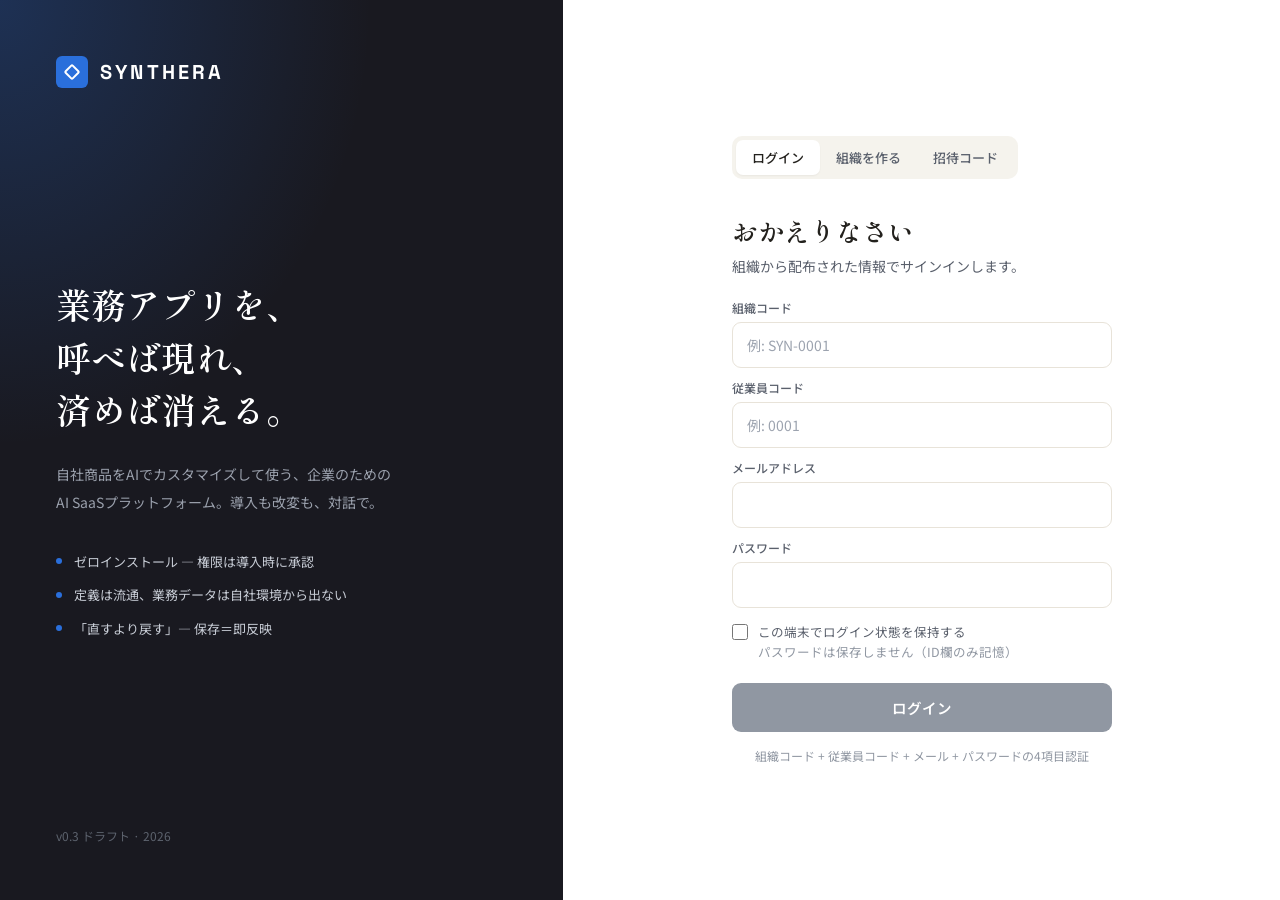
<file: index.html>
<!DOCTYPE html><html lang="ja"><head><meta charSet="utf-8"/><meta name="viewport" content="width=device-width, initial-scale=1, viewport-fit=cover"/><link rel="stylesheet" href="./_next/static/css/7a3cf255e95805eb.css" data-precedence="next"/><link rel="preload" as="script" fetchPriority="low" href="./_next/static/chunks/webpack-ee0143798e6b9473.js"/><script src="./_next/static/chunks/fd9d1056-f33ec140fae66034.js" async=""></script><script src="./_next/static/chunks/117-b0ef8f610f46cdd5.js" async=""></script><script src="./_next/static/chunks/main-app-63c0da06b42a9b93.js" async=""></script><script src="./_next/static/chunks/44530001-52999465abdb64c7.js" async=""></script><script src="./_next/static/chunks/659-012fbbb940118b8a.js" async=""></script><script src="./_next/static/chunks/422-2b1a2c5b4765e0e6.js" async=""></script><script src="./_next/static/chunks/app/page-9ffdedad66ccdebc.js" async=""></script><link rel="preconnect" href="https://fonts.googleapis.com"/><link rel="preconnect" href="https://fonts.gstatic.com" crossorigin=""/><meta name="apple-mobile-web-app-capable" content="yes"/><meta name="mobile-web-app-capable" content="yes"/><meta name="theme-color" content="#191920"/><title>SYNTHERA — 業務アプリを、呼べば現れ、済めば消える。</title><meta name="description" content="自社商品をAIでカスタマイズして使う、企業のためのAI SaaSプラットフォーム。"/><meta name="application-name" content="SYNTHERA"/><link rel="manifest" href="/manifest.webmanifest" crossorigin="use-credentials"/><meta name="format-detection" content="telephone=no"/><meta name="apple-mobile-web-app-capable" content="yes"/><meta name="apple-mobile-web-app-title" content="SYNTHERA"/><meta name="apple-mobile-web-app-status-bar-style" content="black-translucent"/><link rel="icon" href="/icon.svg" type="image/svg+xml"/><link rel="icon" href="/icon-192.png" sizes="192x192" type="image/png"/><link rel="icon" href="/icon-512.png" sizes="512x512" type="image/png"/><link rel="apple-touch-icon" href="/apple-touch-icon.png" sizes="180x180"/><link href="https://fonts.googleapis.com/css2?family=Noto+Sans+JP:wght@400;500;700&amp;family=Shippori+Mincho:wght@500;600;700&amp;family=Space+Grotesk:wght@500;600;700&amp;display=swap" rel="stylesheet"/><script src="./_next/static/chunks/polyfills-42372ed130431b0a.js" noModule=""></script></head><body class="font-sans"><div class="min-h-screen bg-white"></div><script src="./_next/static/chunks/webpack-ee0143798e6b9473.js" async=""></script><script>(self.__next_f=self.__next_f||[]).push([0]);self.__next_f.push([2,null])</script><script>self.__next_f.push([1,"1:HL[\"./_next/static/css/7a3cf255e95805eb.css\",\"style\"]\n"])</script><script>self.__next_f.push([1,"2:I[2846,[],\"\"]\n4:I[9107,[],\"ClientPageRoot\"]\n5:I[3442,[\"762\",\"static/chunks/44530001-52999465abdb64c7.js\",\"659\",\"static/chunks/659-012fbbb940118b8a.js\",\"422\",\"static/chunks/422-2b1a2c5b4765e0e6.js\",\"931\",\"static/chunks/app/page-9ffdedad66ccdebc.js\"],\"default\",1]\n6:I[4707,[],\"\"]\n7:I[6423,[],\"\"]\n9:I[1060,[],\"\"]\na:[]\n"])</script><script>self.__next_f.push([1,"0:[\"$\",\"$L2\",null,{\"buildId\":\"CRFvFaacgWjV7TftxEx1y\",\"assetPrefix\":\".\",\"urlParts\":[\"\",\"\"],\"initialTree\":[\"\",{\"children\":[\"__PAGE__\",{}]},\"$undefined\",\"$undefined\",true],\"initialSeedData\":[\"\",{\"children\":[\"__PAGE__\",{},[[\"$L3\",[\"$\",\"$L4\",null,{\"props\":{\"params\":{},\"searchParams\":{}},\"Component\":\"$5\"}],null],null],null]},[[[[\"$\",\"link\",\"0\",{\"rel\":\"stylesheet\",\"href\":\"./_next/static/css/7a3cf255e95805eb.css\",\"precedence\":\"next\",\"crossOrigin\":\"$undefined\"}]],[\"$\",\"html\",null,{\"lang\":\"ja\",\"children\":[[\"$\",\"head\",null,{\"children\":[[\"$\",\"link\",null,{\"rel\":\"preconnect\",\"href\":\"https://fonts.googleapis.com\"}],[\"$\",\"link\",null,{\"rel\":\"preconnect\",\"href\":\"https://fonts.gstatic.com\",\"crossOrigin\":\"\"}],[\"$\",\"link\",null,{\"href\":\"https://fonts.googleapis.com/css2?family=Noto+Sans+JP:wght@400;500;700\u0026family=Shippori+Mincho:wght@500;600;700\u0026family=Space+Grotesk:wght@500;600;700\u0026display=swap\",\"rel\":\"stylesheet\"}],[\"$\",\"meta\",null,{\"name\":\"apple-mobile-web-app-capable\",\"content\":\"yes\"}],[\"$\",\"meta\",null,{\"name\":\"mobile-web-app-capable\",\"content\":\"yes\"}]]}],[\"$\",\"body\",null,{\"className\":\"font-sans\",\"children\":[\"$\",\"$L6\",null,{\"parallelRouterKey\":\"children\",\"segmentPath\":[\"children\"],\"error\":\"$undefined\",\"errorStyles\":\"$undefined\",\"errorScripts\":\"$undefined\",\"template\":[\"$\",\"$L7\",null,{}],\"templateStyles\":\"$undefined\",\"templateScripts\":\"$undefined\",\"notFound\":[[\"$\",\"title\",null,{\"children\":\"404: This page could not be found.\"}],[\"$\",\"div\",null,{\"style\":{\"fontFamily\":\"system-ui,\\\"Segoe UI\\\",Roboto,Helvetica,Arial,sans-serif,\\\"Apple Color Emoji\\\",\\\"Segoe UI Emoji\\\"\",\"height\":\"100vh\",\"textAlign\":\"center\",\"display\":\"flex\",\"flexDirection\":\"column\",\"alignItems\":\"center\",\"justifyContent\":\"center\"},\"children\":[\"$\",\"div\",null,{\"children\":[[\"$\",\"style\",null,{\"dangerouslySetInnerHTML\":{\"__html\":\"body{color:#000;background:#fff;margin:0}.next-error-h1{border-right:1px solid rgba(0,0,0,.3)}@media (prefers-color-scheme:dark){body{color:#fff;background:#000}.next-error-h1{border-right:1px solid rgba(255,255,255,.3)}}\"}}],[\"$\",\"h1\",null,{\"className\":\"next-error-h1\",\"style\":{\"display\":\"inline-block\",\"margin\":\"0 20px 0 0\",\"padding\":\"0 23px 0 0\",\"fontSize\":24,\"fontWeight\":500,\"verticalAlign\":\"top\",\"lineHeight\":\"49px\"},\"children\":\"404\"}],[\"$\",\"div\",null,{\"style\":{\"display\":\"inline-block\"},\"children\":[\"$\",\"h2\",null,{\"style\":{\"fontSize\":14,\"fontWeight\":400,\"lineHeight\":\"49px\",\"margin\":0},\"children\":\"This page could not be found.\"}]}]]}]}]],\"notFoundStyles\":[]}]}]]}]],null],null],\"couldBeIntercepted\":false,\"initialHead\":[null,\"$L8\"],\"globalErrorComponent\":\"$9\",\"missingSlots\":\"$Wa\"}]\n"])</script><script>self.__next_f.push([1,"8:[[\"$\",\"meta\",\"0\",{\"name\":\"viewport\",\"content\":\"width=device-width, initial-scale=1, viewport-fit=cover\"}],[\"$\",\"meta\",\"1\",{\"name\":\"theme-color\",\"content\":\"#191920\"}],[\"$\",\"meta\",\"2\",{\"charSet\":\"utf-8\"}],[\"$\",\"title\",\"3\",{\"children\":\"SYNTHERA — 業務アプリを、呼べば現れ、済めば消える。\"}],[\"$\",\"meta\",\"4\",{\"name\":\"description\",\"content\":\"自社商品をAIでカスタマイズして使う、企業のためのAI SaaSプラットフォーム。\"}],[\"$\",\"meta\",\"5\",{\"name\":\"application-name\",\"content\":\"SYNTHERA\"}],[\"$\",\"link\",\"6\",{\"rel\":\"manifest\",\"href\":\"/manifest.webmanifest\",\"crossOrigin\":\"use-credentials\"}],[\"$\",\"meta\",\"7\",{\"name\":\"format-detection\",\"content\":\"telephone=no\"}],[\"$\",\"meta\",\"8\",{\"name\":\"apple-mobile-web-app-capable\",\"content\":\"yes\"}],[\"$\",\"meta\",\"9\",{\"name\":\"apple-mobile-web-app-title\",\"content\":\"SYNTHERA\"}],[\"$\",\"meta\",\"10\",{\"name\":\"apple-mobile-web-app-status-bar-style\",\"content\":\"black-translucent\"}],[\"$\",\"link\",\"11\",{\"rel\":\"icon\",\"href\":\"/icon.svg\",\"type\":\"image/svg+xml\"}],[\"$\",\"link\",\"12\",{\"rel\":\"icon\",\"href\":\"/icon-192.png\",\"sizes\":\"192x192\",\"type\":\"image/png\"}],[\"$\",\"link\",\"13\",{\"rel\":\"icon\",\"href\":\"/icon-512.png\",\"sizes\":\"512x512\",\"type\":\"image/png\"}],[\"$\",\"link\",\"14\",{\"rel\":\"apple-touch-icon\",\"href\":\"/apple-touch-icon.png\",\"sizes\":\"180x180\"}]]\n3:null\n"])</script></body></html>
</file>
<file: _next/static/css/7a3cf255e95805eb.css>
*,:after,:before{--tw-border-spacing-x:0;--tw-border-spacing-y:0;--tw-translate-x:0;--tw-translate-y:0;--tw-rotate:0;--tw-skew-x:0;--tw-skew-y:0;--tw-scale-x:1;--tw-scale-y:1;--tw-pan-x: ;--tw-pan-y: ;--tw-pinch-zoom: ;--tw-scroll-snap-strictness:proximity;--tw-gradient-from-position: ;--tw-gradient-via-position: ;--tw-gradient-to-position: ;--tw-ordinal: ;--tw-slashed-zero: ;--tw-numeric-figure: ;--tw-numeric-spacing: ;--tw-numeric-fraction: ;--tw-ring-inset: ;--tw-ring-offset-width:0px;--tw-ring-offset-color:#fff;--tw-ring-color:rgba(59,130,246,.5);--tw-ring-offset-shadow:0 0 #0000;--tw-ring-shadow:0 0 #0000;--tw-shadow:0 0 #0000;--tw-shadow-colored:0 0 #0000;--tw-blur: ;--tw-brightness: ;--tw-contrast: ;--tw-grayscale: ;--tw-hue-rotate: ;--tw-invert: ;--tw-saturate: ;--tw-sepia: ;--tw-drop-shadow: ;--tw-backdrop-blur: ;--tw-backdrop-brightness: ;--tw-backdrop-contrast: ;--tw-backdrop-grayscale: ;--tw-backdrop-hue-rotate: ;--tw-backdrop-invert: ;--tw-backdrop-opacity: ;--tw-backdrop-saturate: ;--tw-backdrop-sepia: ;--tw-contain-size: ;--tw-contain-layout: ;--tw-contain-paint: ;--tw-contain-style: }::backdrop{--tw-border-spacing-x:0;--tw-border-spacing-y:0;--tw-translate-x:0;--tw-translate-y:0;--tw-rotate:0;--tw-skew-x:0;--tw-skew-y:0;--tw-scale-x:1;--tw-scale-y:1;--tw-pan-x: ;--tw-pan-y: ;--tw-pinch-zoom: ;--tw-scroll-snap-strictness:proximity;--tw-gradient-from-position: ;--tw-gradient-via-position: ;--tw-gradient-to-position: ;--tw-ordinal: ;--tw-slashed-zero: ;--tw-numeric-figure: ;--tw-numeric-spacing: ;--tw-numeric-fraction: ;--tw-ring-inset: ;--tw-ring-offset-width:0px;--tw-ring-offset-color:#fff;--tw-ring-color:rgba(59,130,246,.5);--tw-ring-offset-shadow:0 0 #0000;--tw-ring-shadow:0 0 #0000;--tw-shadow:0 0 #0000;--tw-shadow-colored:0 0 #0000;--tw-blur: ;--tw-brightness: ;--tw-contrast: ;--tw-grayscale: ;--tw-hue-rotate: ;--tw-invert: ;--tw-saturate: ;--tw-sepia: ;--tw-drop-shadow: ;--tw-backdrop-blur: ;--tw-backdrop-brightness: ;--tw-backdrop-contrast: ;--tw-backdrop-grayscale: ;--tw-backdrop-hue-rotate: ;--tw-backdrop-invert: ;--tw-backdrop-opacity: ;--tw-backdrop-saturate: ;--tw-backdrop-sepia: ;--tw-contain-size: ;--tw-contain-layout: ;--tw-contain-paint: ;--tw-contain-style: }/*
! tailwindcss v3.4.19 | MIT License | https://tailwindcss.com
*/*,:after,:before{box-sizing:border-box;border:0 solid #e5e7eb}:after,:before{--tw-content:""}:host,html{line-height:1.5;-webkit-text-size-adjust:100%;-moz-tab-size:4;-o-tab-size:4;tab-size:4;font-family:Noto Sans JP,system-ui,sans-serif;font-feature-settings:normal;font-variation-settings:normal;-webkit-tap-highlight-color:transparent}body{margin:0;line-height:inherit}hr{height:0;color:inherit;border-top-width:1px}abbr:where([title]){-webkit-text-decoration:underline dotted;text-decoration:underline dotted}h1,h2,h3,h4,h5,h6{font-size:inherit;font-weight:inherit}a{color:inherit;text-decoration:inherit}b,strong{font-weight:bolder}code,kbd,pre,samp{font-family:Space Grotesk,SF Mono,monospace;font-feature-settings:normal;font-variation-settings:normal;font-size:1em}small{font-size:80%}sub,sup{font-size:75%;line-height:0;position:relative;vertical-align:baseline}sub{bottom:-.25em}sup{top:-.5em}table{text-indent:0;border-color:inherit;border-collapse:collapse}button,input,optgroup,select,textarea{font-family:inherit;font-feature-settings:inherit;font-variation-settings:inherit;font-size:100%;font-weight:inherit;line-height:inherit;letter-spacing:inherit;color:inherit;margin:0;padding:0}button,select{text-transform:none}button,input:where([type=button]),input:where([type=reset]),input:where([type=submit]){-webkit-appearance:button;background-color:transparent;background-image:none}:-moz-focusring{outline:auto}:-moz-ui-invalid{box-shadow:none}progress{vertical-align:baseline}::-webkit-inner-spin-button,::-webkit-outer-spin-button{height:auto}[type=search]{-webkit-appearance:textfield;outline-offset:-2px}::-webkit-search-decoration{-webkit-appearance:none}::-webkit-file-upload-button{-webkit-appearance:button;font:inherit}summary{display:list-item}blockquote,dd,dl,figure,h1,h2,h3,h4,h5,h6,hr,p,pre{margin:0}fieldset{margin:0}fieldset,legend{padding:0}menu,ol,ul{list-style:none;margin:0;padding:0}dialog{padding:0}textarea{resize:vertical}input::-moz-placeholder,textarea::-moz-placeholder{opacity:1;color:#9ca3af}input::placeholder,textarea::placeholder{opacity:1;color:#9ca3af}[role=button],button{cursor:pointer}:disabled{cursor:default}audio,canvas,embed,iframe,img,object,svg,video{display:block;vertical-align:middle}img,video{max-width:100%;height:auto}[hidden]:where(:not([hidden=until-found])){display:none}:root{--ac:#2a6fdb;--acD:#1f57b0;--acSoft:#eaf1fc;--acSoft2:#f5f8fd}body,html{background:#efebe2;color:#23211d;-webkit-font-smoothing:antialiased;height:100%}.pointer-events-none{pointer-events:none}.fixed{position:fixed}.absolute{position:absolute}.relative{position:relative}.sticky{position:sticky}.inset-0{inset:0}.-bottom-px{bottom:-1px}.-right-1\.5{right:-.375rem}.-top-1{top:-.25rem}.-top-1\.5{top:-.375rem}.bottom-10{bottom:2.5rem}.bottom-4{bottom:1rem}.bottom-5{bottom:1.25rem}.bottom-8{bottom:2rem}.left-0{left:0}.left-1\/2{left:50%}.left-5{left:1.25rem}.right-0{right:0}.right-2{right:.5rem}.right-4{right:1rem}.top-0{top:0}.top-1\/2{top:50%}.top-2{top:.5rem}.z-10{z-index:10}.z-20{z-index:20}.z-30{z-index:30}.z-40{z-index:40}.z-50{z-index:50}.z-\[60\]{z-index:60}.m-0{margin:0}.mx-2{margin-left:.5rem;margin-right:.5rem}.mx-4{margin-left:1rem;margin-right:1rem}.mx-auto{margin-left:auto;margin-right:auto}.my-2{margin-top:.5rem;margin-bottom:.5rem}.my-3{margin-top:.75rem;margin-bottom:.75rem}.-mb-px{margin-bottom:-1px}.mb-0\.5{margin-bottom:.125rem}.mb-1{margin-bottom:.25rem}.mb-1\.5{margin-bottom:.375rem}.mb-12{margin-bottom:3rem}.mb-2{margin-bottom:.5rem}.mb-2\.5{margin-bottom:.625rem}.mb-3{margin-bottom:.75rem}.mb-3\.5{margin-bottom:.875rem}.mb-4{margin-bottom:1rem}.mb-5{margin-bottom:1.25rem}.mb-6{margin-bottom:1.5rem}.mb-7{margin-bottom:1.75rem}.mb-8{margin-bottom:2rem}.ml-1{margin-left:.25rem}.ml-12{margin-left:3rem}.ml-2{margin-left:.5rem}.ml-9{margin-left:2.25rem}.ml-auto{margin-left:auto}.mr-6{margin-right:1.5rem}.mt-0\.5{margin-top:.125rem}.mt-1{margin-top:.25rem}.mt-1\.5{margin-top:.375rem}.mt-10{margin-top:2.5rem}.mt-2{margin-top:.5rem}.mt-3{margin-top:.75rem}.mt-4{margin-top:1rem}.mt-5{margin-top:1.25rem}.mt-6{margin-top:1.5rem}.mt-7{margin-top:1.75rem}.mt-8{margin-top:2rem}.mt-9{margin-top:2.25rem}.mt-\[9px\]{margin-top:9px}.line-clamp-1{overflow:hidden;display:-webkit-box;-webkit-box-orient:vertical;-webkit-line-clamp:1}.block{display:block}.inline-block{display:inline-block}.inline{display:inline}.flex{display:flex}.inline-flex{display:inline-flex}.\!table{display:table!important}.table{display:table}.grid{display:grid}.hidden{display:none}.h-1{height:.25rem}.h-1\.5{height:.375rem}.h-10{height:2.5rem}.h-11{height:2.75rem}.h-12{height:3rem}.h-16{height:4rem}.h-2{height:.5rem}.h-2\.5{height:.625rem}.h-3{height:.75rem}.h-3\.5{height:.875rem}.h-4{height:1rem}.h-5{height:1.25rem}.h-6{height:1.5rem}.h-7{height:1.75rem}.h-8{height:2rem}.h-9{height:2.25rem}.h-\[18px\]{height:18px}.h-\[2\.5px\]{height:2.5px}.h-\[26px\]{height:26px}.h-\[30px\]{height:30px}.h-\[320px\]{height:320px}.h-\[34px\]{height:34px}.h-\[50px\]{height:50px}.h-\[62px\]{height:62px}.h-\[640px\]{height:640px}.h-\[7px\]{height:7px}.h-full{height:100%}.h-px{height:1px}.h-screen{height:100vh}.max-h-\[220px\]{max-height:220px}.max-h-\[85vh\]{max-height:85vh}.max-h-\[92\%\]{max-height:92%}.min-h-0{min-height:0}.min-h-full{min-height:100%}.min-h-screen{min-height:100vh}.w-0\.5{width:.125rem}.w-1{width:.25rem}.w-1\.5{width:.375rem}.w-10{width:2.5rem}.w-11{width:2.75rem}.w-12{width:3rem}.w-16{width:4rem}.w-2{width:.5rem}.w-2\.5{width:.625rem}.w-24{width:6rem}.w-3{width:.75rem}.w-3\.5{width:.875rem}.w-4{width:1rem}.w-5{width:1.25rem}.w-6{width:1.5rem}.w-64{width:16rem}.w-7{width:1.75rem}.w-72{width:18rem}.w-8{width:2rem}.w-9{width:2.25rem}.w-\[1040px\]{width:1040px}.w-\[18px\]{width:18px}.w-\[244px\]{width:244px}.w-\[26px\]{width:26px}.w-\[30px\]{width:30px}.w-\[34px\]{width:34px}.w-\[420px\]{width:420px}.w-\[44\%\]{width:44%}.w-\[50px\]{width:50px}.w-\[7px\]{width:7px}.w-full{width:100%}.min-w-0{min-width:0}.max-w-\[1000px\]{max-width:1000px}.max-w-\[1080px\]{max-width:1080px}.max-w-\[1120px\]{max-width:1120px}.max-w-\[280px\]{max-width:280px}.max-w-\[320px\]{max-width:320px}.max-w-\[340px\]{max-width:340px}.max-w-\[380px\]{max-width:380px}.max-w-\[420px\]{max-width:420px}.max-w-\[440px\]{max-width:440px}.max-w-\[460px\]{max-width:460px}.max-w-\[480px\]{max-width:480px}.max-w-\[520px\]{max-width:520px}.max-w-\[560px\]{max-width:560px}.max-w-\[600px\]{max-width:600px}.max-w-\[640px\]{max-width:640px}.max-w-\[680px\]{max-width:680px}.max-w-\[720px\]{max-width:720px}.max-w-\[760px\]{max-width:760px}.max-w-\[80\%\]{max-width:80%}.max-w-\[85\%\]{max-width:85%}.max-w-\[860px\]{max-width:860px}.max-w-\[88\%\]{max-width:88%}.max-w-\[92\%\]{max-width:92%}.max-w-\[95\%\]{max-width:95%}.max-w-\[980px\]{max-width:980px}.max-w-md{max-width:28rem}.flex-1{flex:1 1 0%}.flex-shrink-0,.shrink-0{flex-shrink:0}.basis-\[264px\]{flex-basis:264px}.basis-\[288px\]{flex-basis:288px}.basis-\[340px\]{flex-basis:340px}.basis-\[42\%\]{flex-basis:42%}.border-collapse{border-collapse:collapse}.-translate-x-1\/2{--tw-translate-x:-50%}.-translate-x-1\/2,.-translate-y-1\/2{transform:translate(var(--tw-translate-x),var(--tw-translate-y)) rotate(var(--tw-rotate)) skewX(var(--tw-skew-x)) skewY(var(--tw-skew-y)) scaleX(var(--tw-scale-x)) scaleY(var(--tw-scale-y))}.-translate-y-1\/2{--tw-translate-y:-50%}.rotate-45{--tw-rotate:45deg;transform:translate(var(--tw-translate-x),var(--tw-translate-y)) rotate(var(--tw-rotate)) skewX(var(--tw-skew-x)) skewY(var(--tw-skew-y)) scaleX(var(--tw-scale-x)) scaleY(var(--tw-scale-y))}@keyframes pulse{50%{opacity:.5}}.animate-pulse{animation:pulse 2s cubic-bezier(.4,0,.6,1) infinite}@keyframes spin{to{transform:rotate(1turn)}}.animate-spin{animation:spin 1s linear infinite}.cursor-default{cursor:default}.cursor-not-allowed{cursor:not-allowed}.cursor-pointer{cursor:pointer}.cursor-wait{cursor:wait}.select-none{-webkit-user-select:none;-moz-user-select:none;user-select:none}.resize-none{resize:none}.list-decimal{list-style-type:decimal}.grid-cols-1{grid-template-columns:repeat(1,minmax(0,1fr))}.flex-row-reverse{flex-direction:row-reverse}.flex-col{flex-direction:column}.flex-wrap{flex-wrap:wrap}.items-start{align-items:flex-start}.items-end{align-items:flex-end}.items-center{align-items:center}.items-baseline{align-items:baseline}.justify-end{justify-content:flex-end}.justify-center{justify-content:center}.justify-between{justify-content:space-between}.gap-0{gap:0}.gap-1{gap:.25rem}.gap-1\.5{gap:.375rem}.gap-12{gap:3rem}.gap-2{gap:.5rem}.gap-2\.5{gap:.625rem}.gap-3{gap:.75rem}.gap-3\.5{gap:.875rem}.gap-4{gap:1rem}.gap-5{gap:1.25rem}.gap-6{gap:1.5rem}.gap-7{gap:1.75rem}.gap-8{gap:2rem}.gap-\[2px\]{gap:2px}.gap-x-1{-moz-column-gap:.25rem;column-gap:.25rem}.gap-x-12{-moz-column-gap:3rem;column-gap:3rem}.gap-x-3{-moz-column-gap:.75rem;column-gap:.75rem}.gap-x-4{-moz-column-gap:1rem;column-gap:1rem}.gap-x-5{-moz-column-gap:1.25rem;column-gap:1.25rem}.gap-x-7{-moz-column-gap:1.75rem;column-gap:1.75rem}.gap-y-1{row-gap:.25rem}.gap-y-1\.5{row-gap:.375rem}.gap-y-2{row-gap:.5rem}.gap-y-6{row-gap:1.5rem}.gap-y-7{row-gap:1.75rem}.space-y-1\.5>:not([hidden])~:not([hidden]){--tw-space-y-reverse:0;margin-top:calc(.375rem * calc(1 - var(--tw-space-y-reverse)));margin-bottom:calc(.375rem * var(--tw-space-y-reverse))}.space-y-12>:not([hidden])~:not([hidden]){--tw-space-y-reverse:0;margin-top:calc(3rem * calc(1 - var(--tw-space-y-reverse)));margin-bottom:calc(3rem * var(--tw-space-y-reverse))}.space-y-2>:not([hidden])~:not([hidden]){--tw-space-y-reverse:0;margin-top:calc(.5rem * calc(1 - var(--tw-space-y-reverse)));margin-bottom:calc(.5rem * var(--tw-space-y-reverse))}.space-y-3>:not([hidden])~:not([hidden]){--tw-space-y-reverse:0;margin-top:calc(.75rem * calc(1 - var(--tw-space-y-reverse)));margin-bottom:calc(.75rem * var(--tw-space-y-reverse))}.space-y-3\.5>:not([hidden])~:not([hidden]){--tw-space-y-reverse:0;margin-top:calc(.875rem * calc(1 - var(--tw-space-y-reverse)));margin-bottom:calc(.875rem * var(--tw-space-y-reverse))}.self-start{align-self:flex-start}.overflow-auto{overflow:auto}.overflow-hidden{overflow:hidden}.overflow-x-auto{overflow-x:auto}.overflow-y-auto{overflow-y:auto}.truncate{overflow:hidden;text-overflow:ellipsis}.truncate,.whitespace-nowrap{white-space:nowrap}.whitespace-pre-wrap{white-space:pre-wrap}.rounded{border-radius:.25rem}.rounded-2xl{border-radius:1rem}.rounded-\[10px\]{border-radius:10px}.rounded-\[11px\]{border-radius:11px}.rounded-\[12px\]{border-radius:12px}.rounded-\[13px\]{border-radius:13px}.rounded-\[14px\]{border-radius:14px}.rounded-\[21px\]{border-radius:21px}.rounded-\[2px\]{border-radius:2px}.rounded-\[3px\]{border-radius:3px}.rounded-\[4px\]{border-radius:4px}.rounded-\[5px\]{border-radius:5px}.rounded-\[7px\]{border-radius:7px}.rounded-\[8px\]{border-radius:8px}.rounded-\[9px\]{border-radius:9px}.rounded-full{border-radius:9999px}.rounded-lg{border-radius:.5rem}.rounded-md{border-radius:.375rem}.rounded-sm{border-radius:.125rem}.rounded-xl{border-radius:.75rem}.rounded-t-md{border-top-left-radius:.375rem;border-top-right-radius:.375rem}.rounded-tl-sm{border-top-left-radius:.125rem}.rounded-tr-sm{border-top-right-radius:.125rem}.border{border-width:1px}.border-2{border-width:2px}.border-\[1\.5px\]{border-width:1.5px}.border-\[2\.5px\]{border-width:2.5px}.border-b{border-bottom-width:1px}.border-b-0{border-bottom-width:0}.border-l{border-left-width:1px}.border-r{border-right-width:1px}.border-t{border-top-width:1px}.border-dashed{border-style:dashed}.border-none{border-style:none}.border-\[\#23262f\]{--tw-border-opacity:1;border-color:rgb(35 38 47/var(--tw-border-opacity,1))}.border-\[\#aeb4bf\]{--tw-border-opacity:1;border-color:rgb(174 180 191/var(--tw-border-opacity,1))}.border-\[\#b3ada1\]{--tw-border-opacity:1;border-color:rgb(179 173 161/var(--tw-border-opacity,1))}.border-\[\#cde5d6\]{--tw-border-opacity:1;border-color:rgb(205 229 214/var(--tw-border-opacity,1))}.border-\[\#cfe7d8\]{--tw-border-opacity:1;border-color:rgb(207 231 216/var(--tw-border-opacity,1))}.border-\[\#d4ddf2\]{--tw-border-opacity:1;border-color:rgb(212 221 242/var(--tw-border-opacity,1))}.border-\[\#d6e8db\]{--tw-border-opacity:1;border-color:rgb(214 232 219/var(--tw-border-opacity,1))}.border-\[\#e3ebf6\]{--tw-border-opacity:1;border-color:rgb(227 235 246/var(--tw-border-opacity,1))}.border-\[\#eed5cf\]{--tw-border-opacity:1;border-color:rgb(238 213 207/var(--tw-border-opacity,1))}.border-\[\#efe2c5\]{--tw-border-opacity:1;border-color:rgb(239 226 197/var(--tw-border-opacity,1))}.border-\[\#f5c6c6\]{--tw-border-opacity:1;border-color:rgb(245 198 198/var(--tw-border-opacity,1))}.border-accent{--tw-border-opacity:1;border-color:rgb(42 111 219/var(--tw-border-opacity,1))}.border-accent\/30{border-color:rgba(42,111,219,.3)}.border-accentSoft{--tw-border-opacity:1;border-color:rgb(234 241 252/var(--tw-border-opacity,1))}.border-amber-200{--tw-border-opacity:1;border-color:rgb(253 230 138/var(--tw-border-opacity,1))}.border-canvas\/40{border-color:hsla(42,29%,91%,.4)}.border-canvas\/50{border-color:hsla(42,29%,91%,.5)}.border-canvas\/60{border-color:hsla(42,29%,91%,.6)}.border-canvasDark{--tw-border-opacity:1;border-color:rgb(25 25 32/var(--tw-border-opacity,1))}.border-current{border-color:currentColor}.border-line{--tw-border-opacity:1;border-color:rgb(232 227 217/var(--tw-border-opacity,1))}.border-line\/60{border-color:hsla(40,25%,88%,.6)}.border-red-200{--tw-border-opacity:1;border-color:rgb(254 202 202/var(--tw-border-opacity,1))}.border-transparent{border-color:transparent}.border-warning{--tw-border-opacity:1;border-color:rgb(202 164 74/var(--tw-border-opacity,1))}.border-warning\/30{border-color:rgba(202,164,74,.3)}.border-white{--tw-border-opacity:1;border-color:rgb(255 255 255/var(--tw-border-opacity,1))}.border-white\/10{border-color:hsla(0,0%,100%,.1)}.border-white\/15{border-color:hsla(0,0%,100%,.15)}.border-white\/20{border-color:hsla(0,0%,100%,.2)}.border-white\/25{border-color:hsla(0,0%,100%,.25)}.border-white\/30{border-color:hsla(0,0%,100%,.3)}.border-t-transparent{border-top-color:transparent}.bg-\[\#16181d\]{--tw-bg-opacity:1;background-color:rgb(22 24 29/var(--tw-bg-opacity,1))}.bg-\[\#1b2230\]{--tw-bg-opacity:1;background-color:rgb(27 34 48/var(--tw-bg-opacity,1))}.bg-\[\#23232c\]{--tw-bg-opacity:1;background-color:rgb(35 35 44/var(--tw-bg-opacity,1))}.bg-\[\#262a33\]{--tw-bg-opacity:1;background-color:rgb(38 42 51/var(--tw-bg-opacity,1))}.bg-\[\#262b35\]{--tw-bg-opacity:1;background-color:rgb(38 43 53/var(--tw-bg-opacity,1))}.bg-\[\#2a2e38\]{--tw-bg-opacity:1;background-color:rgb(42 46 56/var(--tw-bg-opacity,1))}.bg-\[\#e7e9f0\]{--tw-bg-opacity:1;background-color:rgb(231 233 240/var(--tw-bg-opacity,1))}.bg-\[\#e9ecf1\]{--tw-bg-opacity:1;background-color:rgb(233 236 241/var(--tw-bg-opacity,1))}.bg-\[\#eaf5ee\]{--tw-bg-opacity:1;background-color:rgb(234 245 238/var(--tw-bg-opacity,1))}.bg-\[\#eef2fb\]{--tw-bg-opacity:1;background-color:rgb(238 242 251/var(--tw-bg-opacity,1))}.bg-\[\#eef6f0\]{--tw-bg-opacity:1;background-color:rgb(238 246 240/var(--tw-bg-opacity,1))}.bg-\[\#fbeeec\]{--tw-bg-opacity:1;background-color:rgb(251 238 236/var(--tw-bg-opacity,1))}.bg-\[\#fdecea\]{--tw-bg-opacity:1;background-color:rgb(253 236 234/var(--tw-bg-opacity,1))}.bg-\[\#fdecec\]{--tw-bg-opacity:1;background-color:rgb(253 236 236/var(--tw-bg-opacity,1))}.bg-\[rgba\(22\2c 19\2c 14\2c \.5\)\]{background-color:rgba(22,19,14,.5)}.bg-accent{--tw-bg-opacity:1;background-color:rgb(42 111 219/var(--tw-bg-opacity,1))}.bg-accent\/15{background-color:rgba(42,111,219,.15)}.bg-accentSoft{--tw-bg-opacity:1;background-color:rgb(234 241 252/var(--tw-bg-opacity,1))}.bg-accentSoftest{--tw-bg-opacity:1;background-color:rgb(245 248 253/var(--tw-bg-opacity,1))}.bg-amber-50{--tw-bg-opacity:1;background-color:rgb(255 251 235/var(--tw-bg-opacity,1))}.bg-appAutoExcel{--tw-bg-opacity:1;background-color:rgb(47 158 99/var(--tw-bg-opacity,1))}.bg-black\/30{background-color:rgba(0,0,0,.3)}.bg-black\/40{background-color:rgba(0,0,0,.4)}.bg-canvas{--tw-bg-opacity:1;background-color:rgb(239 235 226/var(--tw-bg-opacity,1))}.bg-canvas\/30{background-color:hsla(42,29%,91%,.3)}.bg-canvas\/40{background-color:hsla(42,29%,91%,.4)}.bg-canvas\/50{background-color:hsla(42,29%,91%,.5)}.bg-canvas\/60{background-color:hsla(42,29%,91%,.6)}.bg-canvas\/70{background-color:hsla(42,29%,91%,.7)}.bg-canvas\/80{background-color:hsla(42,29%,91%,.8)}.bg-canvasDark{--tw-bg-opacity:1;background-color:rgb(25 25 32/var(--tw-bg-opacity,1))}.bg-current{background-color:currentColor}.bg-inkSubtle{--tw-bg-opacity:1;background-color:rgb(144 151 162/var(--tw-bg-opacity,1))}.bg-red-50{--tw-bg-opacity:1;background-color:rgb(254 242 242/var(--tw-bg-opacity,1))}.bg-success{--tw-bg-opacity:1;background-color:rgb(47 158 99/var(--tw-bg-opacity,1))}.bg-success\/10{background-color:rgba(47,158,99,.1)}.bg-success\/20{background-color:rgba(47,158,99,.2)}.bg-surface{--tw-bg-opacity:1;background-color:rgb(255 255 255/var(--tw-bg-opacity,1))}.bg-surface\/80{background-color:hsla(0,0%,100%,.8)}.bg-surfaceSoft{--tw-bg-opacity:1;background-color:rgb(247 246 243/var(--tw-bg-opacity,1))}.bg-surfaceWarm{--tw-bg-opacity:1;background-color:rgb(242 237 229/var(--tw-bg-opacity,1))}.bg-transparent{background-color:transparent}.bg-warningSoft{--tw-bg-opacity:1;background-color:rgb(251 243 224/var(--tw-bg-opacity,1))}.bg-white{--tw-bg-opacity:1;background-color:rgb(255 255 255/var(--tw-bg-opacity,1))}.bg-white\/15{background-color:hsla(0,0%,100%,.15)}.bg-white\/20{background-color:hsla(0,0%,100%,.2)}.bg-white\/5{background-color:hsla(0,0%,100%,.05)}.bg-white\/70{background-color:hsla(0,0%,100%,.7)}.bg-white\/\[\.04\]{background-color:hsla(0,0%,100%,.04)}.bg-white\/\[\.07\]{background-color:hsla(0,0%,100%,.07)}.bg-white\/\[\.14\]{background-color:hsla(0,0%,100%,.14)}.p-1{padding:.25rem}.p-1\.5{padding:.375rem}.p-10{padding:2.5rem}.p-14{padding:3.5rem}.p-2\.5{padding:.625rem}.p-3{padding:.75rem}.p-3\.5{padding:.875rem}.p-4{padding:1rem}.p-5{padding:1.25rem}.p-6{padding:1.5rem}.p-7{padding:1.75rem}.p-8{padding:2rem}.p-\[3px\]{padding:3px}.px-0\.5{padding-left:.125rem;padding-right:.125rem}.px-1{padding-left:.25rem;padding-right:.25rem}.px-1\.5{padding-left:.375rem;padding-right:.375rem}.px-10{padding-left:2.5rem;padding-right:2.5rem}.px-2{padding-left:.5rem;padding-right:.5rem}.px-2\.5{padding-left:.625rem;padding-right:.625rem}.px-3{padding-left:.75rem;padding-right:.75rem}.px-3\.5{padding-left:.875rem;padding-right:.875rem}.px-4{padding-left:1rem;padding-right:1rem}.px-5{padding-left:1.25rem;padding-right:1.25rem}.px-6{padding-left:1.5rem;padding-right:1.5rem}.px-7{padding-left:1.75rem;padding-right:1.75rem}.px-8{padding-left:2rem;padding-right:2rem}.py-0\.5{padding-top:.125rem;padding-bottom:.125rem}.py-1{padding-top:.25rem;padding-bottom:.25rem}.py-1\.5{padding-top:.375rem;padding-bottom:.375rem}.py-10{padding-top:2.5rem;padding-bottom:2.5rem}.py-12{padding-top:3rem;padding-bottom:3rem}.py-16{padding-top:4rem;padding-bottom:4rem}.py-2{padding-top:.5rem;padding-bottom:.5rem}.py-2\.5{padding-top:.625rem;padding-bottom:.625rem}.py-20{padding-top:5rem;padding-bottom:5rem}.py-24{padding-top:6rem;padding-bottom:6rem}.py-3{padding-top:.75rem;padding-bottom:.75rem}.py-3\.5{padding-top:.875rem;padding-bottom:.875rem}.py-4{padding-top:1rem;padding-bottom:1rem}.py-5{padding-top:1.25rem;padding-bottom:1.25rem}.py-6{padding-top:1.5rem;padding-bottom:1.5rem}.py-7{padding-top:1.75rem;padding-bottom:1.75rem}.py-8{padding-top:2rem;padding-bottom:2rem}.pb-16{padding-bottom:4rem}.pb-2{padding-bottom:.5rem}.pb-24{padding-bottom:6rem}.pb-3{padding-bottom:.75rem}.pb-4{padding-bottom:1rem}.pb-5{padding-bottom:1.25rem}.pb-6{padding-bottom:1.5rem}.pb-px{padding-bottom:1px}.pl-3\.5{padding-left:.875rem}.pl-4{padding-left:1rem}.pr-11{padding-right:2.75rem}.pt-0\.5{padding-top:.125rem}.pt-1{padding-top:.25rem}.pt-1\.5{padding-top:.375rem}.pt-10{padding-top:2.5rem}.pt-2{padding-top:.5rem}.pt-2\.5{padding-top:.625rem}.pt-4{padding-top:1rem}.pt-5{padding-top:1.25rem}.pt-6{padding-top:1.5rem}.pt-7{padding-top:1.75rem}.pt-8{padding-top:2rem}.text-left{text-align:left}.text-center{text-align:center}.font-grotesk{font-family:Space Grotesk,sans-serif}.font-mincho{font-family:Shippori Mincho,serif}.font-mono{font-family:Space Grotesk,SF Mono,monospace}.font-sans{font-family:Noto Sans JP,system-ui,sans-serif}.text-2xl{font-size:1.5rem;line-height:2rem}.text-\[10\.5px\]{font-size:10.5px}.text-\[10px\]{font-size:10px}.text-\[11\.5px\]{font-size:11.5px}.text-\[11px\]{font-size:11px}.text-\[12\.5px\]{font-size:12.5px}.text-\[12px\]{font-size:12px}.text-\[13\.5px\]{font-size:13.5px}.text-\[13px\]{font-size:13px}.text-\[14\.5px\]{font-size:14.5px}.text-\[14px\]{font-size:14px}.text-\[15px\]{font-size:15px}.text-\[16px\]{font-size:16px}.text-\[17px\]{font-size:17px}.text-\[18px\]{font-size:18px}.text-\[19px\]{font-size:19px}.text-\[20px\]{font-size:20px}.text-\[22px\]{font-size:22px}.text-\[24px\]{font-size:24px}.text-\[26px\]{font-size:26px}.text-\[27px\]{font-size:27px}.text-\[28px\]{font-size:28px}.text-\[30px\]{font-size:30px}.text-\[32px\]{font-size:32px}.text-\[35px\]{font-size:35px}.text-\[40px\]{font-size:40px}.text-\[9\.5px\]{font-size:9.5px}.text-\[9px\]{font-size:9px}.text-base{font-size:1rem;line-height:1.5rem}.text-lg{font-size:1.125rem;line-height:1.75rem}.text-sm{font-size:.875rem;line-height:1.25rem}.text-xl{font-size:1.25rem;line-height:1.75rem}.text-xs{font-size:.75rem;line-height:1rem}.font-bold{font-weight:700}.font-light{font-weight:300}.font-medium{font-weight:500}.font-normal{font-weight:400}.font-semibold{font-weight:600}.uppercase{text-transform:uppercase}.leading-\[1\.45\]{line-height:1.45}.leading-\[1\.4\]{line-height:1.4}.leading-\[1\.5\]{line-height:1.5}.leading-\[1\.85\]{line-height:1.85}.leading-\[1\.8\]{line-height:1.8}.leading-\[1\.95\]{line-height:1.95}.leading-\[1\.9\]{line-height:1.9}.leading-\[2\]{line-height:2}.leading-relaxed{line-height:1.625}.leading-snug{line-height:1.375}.leading-tight{line-height:1.25}.tracking-\[\.13em\]{letter-spacing:.13em}.tracking-\[\.16em\]{letter-spacing:.16em}.tracking-\[\.18em\]{letter-spacing:.18em}.tracking-\[\.2em\]{letter-spacing:.2em}.tracking-\[\.3em\]{letter-spacing:.3em}.tracking-tight{letter-spacing:-.025em}.tracking-wide{letter-spacing:.025em}.tracking-wider{letter-spacing:.05em}.text-\[\#2f7a52\]{--tw-text-opacity:1;color:rgb(47 122 82/var(--tw-text-opacity,1))}.text-\[\#37342f\]{--tw-text-opacity:1;color:rgb(55 52 47/var(--tw-text-opacity,1))}.text-\[\#3a5bab\]{--tw-text-opacity:1;color:rgb(58 91 171/var(--tw-text-opacity,1))}.text-\[\#3c3933\]{--tw-text-opacity:1;color:rgb(60 57 51/var(--tw-text-opacity,1))}.text-\[\#41464f\]{--tw-text-opacity:1;color:rgb(65 70 79/var(--tw-text-opacity,1))}.text-\[\#5c574e\]{--tw-text-opacity:1;color:rgb(92 87 78/var(--tw-text-opacity,1))}.text-\[\#5d636e\]{--tw-text-opacity:1;color:rgb(93 99 110/var(--tw-text-opacity,1))}.text-\[\#5d636f\]{--tw-text-opacity:1;color:rgb(93 99 111/var(--tw-text-opacity,1))}.text-\[\#5d7a9c\]{--tw-text-opacity:1;color:rgb(93 122 156/var(--tw-text-opacity,1))}.text-\[\#5e6470\]{--tw-text-opacity:1;color:rgb(94 100 112/var(--tw-text-opacity,1))}.text-\[\#6b717d\]{--tw-text-opacity:1;color:rgb(107 113 125/var(--tw-text-opacity,1))}.text-\[\#727884\]{--tw-text-opacity:1;color:rgb(114 120 132/var(--tw-text-opacity,1))}.text-\[\#7c828e\]{--tw-text-opacity:1;color:rgb(124 130 142/var(--tw-text-opacity,1))}.text-\[\#8a909c\]{--tw-text-opacity:1;color:rgb(138 144 156/var(--tw-text-opacity,1))}.text-\[\#9097a2\]{--tw-text-opacity:1;color:rgb(144 151 162/var(--tw-text-opacity,1))}.text-\[\#9097a8\]{--tw-text-opacity:1;color:rgb(144 151 168/var(--tw-text-opacity,1))}.text-\[\#9a7b2b\]{--tw-text-opacity:1;color:rgb(154 123 43/var(--tw-text-opacity,1))}.text-\[\#9a948a\]{--tw-text-opacity:1;color:rgb(154 148 138/var(--tw-text-opacity,1))}.text-\[\#9aa0ac\]{--tw-text-opacity:1;color:rgb(154 160 172/var(--tw-text-opacity,1))}.text-\[\#9fb0c9\]{--tw-text-opacity:1;color:rgb(159 176 201/var(--tw-text-opacity,1))}.text-\[\#a39d92\]{--tw-text-opacity:1;color:rgb(163 157 146/var(--tw-text-opacity,1))}.text-\[\#aab0bc\]{--tw-text-opacity:1;color:rgb(170 176 188/var(--tw-text-opacity,1))}.text-\[\#b23b28\]{--tw-text-opacity:1;color:rgb(178 59 40/var(--tw-text-opacity,1))}.text-\[\#b9b4ab\]{--tw-text-opacity:1;color:rgb(185 180 171/var(--tw-text-opacity,1))}.text-\[\#c5cad6\]{--tw-text-opacity:1;color:rgb(197 202 214/var(--tw-text-opacity,1))}.text-\[\#c7ccd5\]{--tw-text-opacity:1;color:rgb(199 204 213/var(--tw-text-opacity,1))}.text-\[\#cfd3db\]{--tw-text-opacity:1;color:rgb(207 211 219/var(--tw-text-opacity,1))}.text-\[\#d4674f\]{--tw-text-opacity:1;color:rgb(212 103 79/var(--tw-text-opacity,1))}.text-accent{--tw-text-opacity:1;color:rgb(42 111 219/var(--tw-text-opacity,1))}.text-accentDark{--tw-text-opacity:1;color:rgb(31 87 176/var(--tw-text-opacity,1))}.text-amber-800{--tw-text-opacity:1;color:rgb(146 64 14/var(--tw-text-opacity,1))}.text-current{color:currentColor}.text-danger{--tw-text-opacity:1;color:rgb(220 38 38/var(--tw-text-opacity,1))}.text-ink{--tw-text-opacity:1;color:rgb(35 33 29/var(--tw-text-opacity,1))}.text-inkSoft{--tw-text-opacity:1;color:rgb(90 96 108/var(--tw-text-opacity,1))}.text-inkSubtle{--tw-text-opacity:1;color:rgb(144 151 162/var(--tw-text-opacity,1))}.text-red-700{--tw-text-opacity:1;color:rgb(185 28 28/var(--tw-text-opacity,1))}.text-success{--tw-text-opacity:1;color:rgb(47 158 99/var(--tw-text-opacity,1))}.text-warning{--tw-text-opacity:1;color:rgb(202 164 74/var(--tw-text-opacity,1))}.text-white{--tw-text-opacity:1;color:rgb(255 255 255/var(--tw-text-opacity,1))}.text-white\/15{color:hsla(0,0%,100%,.15)}.text-white\/70{color:hsla(0,0%,100%,.7)}.text-white\/75{color:hsla(0,0%,100%,.75)}.underline{text-decoration-line:underline}.line-through{text-decoration-line:line-through}.underline-offset-2{text-underline-offset:2px}.antialiased{-webkit-font-smoothing:antialiased;-moz-osx-font-smoothing:grayscale}.accent-accent{accent-color:#2a6fdb}.accent-canvasDark{accent-color:#191920}.opacity-0{opacity:0}.opacity-80{opacity:.8}.shadow{--tw-shadow:0 1px 3px 0 rgba(0,0,0,.1),0 1px 2px -1px rgba(0,0,0,.1);--tw-shadow-colored:0 1px 3px 0 var(--tw-shadow-color),0 1px 2px -1px var(--tw-shadow-color)}.shadow,.shadow-2xl{box-shadow:var(--tw-ring-offset-shadow,0 0 #0000),var(--tw-ring-shadow,0 0 #0000),var(--tw-shadow)}.shadow-2xl{--tw-shadow:0 25px 50px -12px rgba(0,0,0,.25);--tw-shadow-colored:0 25px 50px -12px var(--tw-shadow-color)}.shadow-lg{--tw-shadow:0 10px 15px -3px rgba(0,0,0,.1),0 4px 6px -4px rgba(0,0,0,.1);--tw-shadow-colored:0 10px 15px -3px var(--tw-shadow-color),0 4px 6px -4px var(--tw-shadow-color)}.shadow-lg,.shadow-md{box-shadow:var(--tw-ring-offset-shadow,0 0 #0000),var(--tw-ring-shadow,0 0 #0000),var(--tw-shadow)}.shadow-md{--tw-shadow:0 4px 6px -1px rgba(0,0,0,.1),0 2px 4px -2px rgba(0,0,0,.1);--tw-shadow-colored:0 4px 6px -1px var(--tw-shadow-color),0 2px 4px -2px var(--tw-shadow-color)}.shadow-sm{--tw-shadow:0 1px 2px 0 rgba(0,0,0,.05);--tw-shadow-colored:0 1px 2px 0 var(--tw-shadow-color)}.shadow-sm,.shadow-xl{box-shadow:var(--tw-ring-offset-shadow,0 0 #0000),var(--tw-ring-shadow,0 0 #0000),var(--tw-shadow)}.shadow-xl{--tw-shadow:0 20px 25px -5px rgba(0,0,0,.1),0 8px 10px -6px rgba(0,0,0,.1);--tw-shadow-colored:0 20px 25px -5px var(--tw-shadow-color),0 8px 10px -6px var(--tw-shadow-color)}.shadow-accent\/20{--tw-shadow-color:rgba(42,111,219,.2);--tw-shadow:var(--tw-shadow-colored)}.outline-none{outline:2px solid transparent;outline-offset:2px}.filter{filter:var(--tw-blur) var(--tw-brightness) var(--tw-contrast) var(--tw-grayscale) var(--tw-hue-rotate) var(--tw-invert) var(--tw-saturate) var(--tw-sepia) var(--tw-drop-shadow)}.backdrop-blur{--tw-backdrop-blur:blur(8px);backdrop-filter:var(--tw-backdrop-blur) var(--tw-backdrop-brightness) var(--tw-backdrop-contrast) var(--tw-backdrop-grayscale) var(--tw-backdrop-hue-rotate) var(--tw-backdrop-invert) var(--tw-backdrop-opacity) var(--tw-backdrop-saturate) var(--tw-backdrop-sepia)}.transition-all{transition-property:all;transition-timing-function:cubic-bezier(.4,0,.2,1);transition-duration:.15s}.transition-colors{transition-property:color,background-color,border-color,text-decoration-color,fill,stroke;transition-timing-function:cubic-bezier(.4,0,.2,1);transition-duration:.15s}.transition-opacity{transition-property:opacity;transition-timing-function:cubic-bezier(.4,0,.2,1);transition-duration:.15s}.duration-300{transition-duration:.3s}@keyframes scl-rise{0%{opacity:0;transform:translateY(10px)}to{opacity:1;transform:none}}@keyframes scl-spin{to{transform:rotate(1turn)}}.anim-rise{animation:scl-rise .3s ease both}.anim-spin{animation:scl-spin .7s linear infinite}::-webkit-scrollbar{width:11px;height:11px}::-webkit-scrollbar-thumb{background:#cfd3da;border-radius:8px;border:3px solid transparent;background-clip:content-box}::-webkit-scrollbar-thumb:hover{background:#b8bdc7;background-clip:content-box}.last\:mb-0:last-child{margin-bottom:0}.last\:border-b-0:last-child{border-bottom-width:0}.even\:bg-surfaceSoft\/60:nth-child(2n){background-color:hsla(45,20%,96%,.6)}.hover\:-translate-y-0\.5:hover{--tw-translate-y:-0.125rem}.hover\:-translate-y-0\.5:hover,.hover\:-translate-y-1:hover{transform:translate(var(--tw-translate-x),var(--tw-translate-y)) rotate(var(--tw-rotate)) skewX(var(--tw-skew-x)) skewY(var(--tw-skew-y)) scaleX(var(--tw-scale-x)) scaleY(var(--tw-scale-y))}.hover\:-translate-y-1:hover{--tw-translate-y:-0.25rem}.hover\:scale-105:hover{--tw-scale-x:1.05;--tw-scale-y:1.05;transform:translate(var(--tw-translate-x),var(--tw-translate-y)) rotate(var(--tw-rotate)) skewX(var(--tw-skew-x)) skewY(var(--tw-skew-y)) scaleX(var(--tw-scale-x)) scaleY(var(--tw-scale-y))}.hover\:border-\[\#eed5cf\]:hover{--tw-border-opacity:1;border-color:rgb(238 213 207/var(--tw-border-opacity,1))}.hover\:border-accent:hover{--tw-border-opacity:1;border-color:rgb(42 111 219/var(--tw-border-opacity,1))}.hover\:bg-\[\#1f242c\]:hover{--tw-bg-opacity:1;background-color:rgb(31 36 44/var(--tw-bg-opacity,1))}.hover\:bg-\[\#fbeeec\]:hover{--tw-bg-opacity:1;background-color:rgb(251 238 236/var(--tw-bg-opacity,1))}.hover\:bg-accentDark:hover{--tw-bg-opacity:1;background-color:rgb(31 87 176/var(--tw-bg-opacity,1))}.hover\:bg-black:hover{--tw-bg-opacity:1;background-color:rgb(0 0 0/var(--tw-bg-opacity,1))}.hover\:bg-canvas:hover{--tw-bg-opacity:1;background-color:rgb(239 235 226/var(--tw-bg-opacity,1))}.hover\:bg-canvas\/20:hover{background-color:hsla(42,29%,91%,.2)}.hover\:bg-canvas\/30:hover{background-color:hsla(42,29%,91%,.3)}.hover\:bg-canvas\/40:hover{background-color:hsla(42,29%,91%,.4)}.hover\:bg-canvas\/50:hover{background-color:hsla(42,29%,91%,.5)}.hover\:bg-canvas\/60:hover{background-color:hsla(42,29%,91%,.6)}.hover\:bg-canvas\/70:hover{background-color:hsla(42,29%,91%,.7)}.hover\:bg-surfaceSoft:hover{--tw-bg-opacity:1;background-color:rgb(247 246 243/var(--tw-bg-opacity,1))}.hover\:bg-white\/10:hover{background-color:hsla(0,0%,100%,.1)}.hover\:bg-white\/25:hover{background-color:hsla(0,0%,100%,.25)}.hover\:bg-white\/30:hover{background-color:hsla(0,0%,100%,.3)}.hover\:bg-white\/\[\.08\]:hover{background-color:hsla(0,0%,100%,.08)}.hover\:text-\[\#d4674f\]:hover{--tw-text-opacity:1;color:rgb(212 103 79/var(--tw-text-opacity,1))}.hover\:text-accent:hover{--tw-text-opacity:1;color:rgb(42 111 219/var(--tw-text-opacity,1))}.hover\:text-accentDark:hover{--tw-text-opacity:1;color:rgb(31 87 176/var(--tw-text-opacity,1))}.hover\:text-danger:hover{--tw-text-opacity:1;color:rgb(220 38 38/var(--tw-text-opacity,1))}.hover\:text-ink:hover{--tw-text-opacity:1;color:rgb(35 33 29/var(--tw-text-opacity,1))}.hover\:text-white:hover{--tw-text-opacity:1;color:rgb(255 255 255/var(--tw-text-opacity,1))}.hover\:underline:hover{text-decoration-line:underline}.hover\:shadow-lg:hover{--tw-shadow:0 10px 15px -3px rgba(0,0,0,.1),0 4px 6px -4px rgba(0,0,0,.1);--tw-shadow-colored:0 10px 15px -3px var(--tw-shadow-color),0 4px 6px -4px var(--tw-shadow-color)}.hover\:shadow-lg:hover,.hover\:shadow-xl:hover{box-shadow:var(--tw-ring-offset-shadow,0 0 #0000),var(--tw-ring-shadow,0 0 #0000),var(--tw-shadow)}.hover\:shadow-xl:hover{--tw-shadow:0 20px 25px -5px rgba(0,0,0,.1),0 8px 10px -6px rgba(0,0,0,.1);--tw-shadow-colored:0 20px 25px -5px var(--tw-shadow-color),0 8px 10px -6px var(--tw-shadow-color)}.hover\:ring-2:hover{--tw-ring-offset-shadow:var(--tw-ring-inset) 0 0 0 var(--tw-ring-offset-width) var(--tw-ring-offset-color);--tw-ring-shadow:var(--tw-ring-inset) 0 0 0 calc(2px + var(--tw-ring-offset-width)) var(--tw-ring-color);box-shadow:var(--tw-ring-offset-shadow),var(--tw-ring-shadow),var(--tw-shadow,0 0 #0000)}.hover\:ring-accent\/40:hover{--tw-ring-color:rgba(42,111,219,.4)}.hover\:brightness-95:hover{--tw-brightness:brightness(.95);filter:var(--tw-blur) var(--tw-brightness) var(--tw-contrast) var(--tw-grayscale) var(--tw-hue-rotate) var(--tw-invert) var(--tw-saturate) var(--tw-sepia) var(--tw-drop-shadow)}.focus\:border-accent:focus{--tw-border-opacity:1;border-color:rgb(42 111 219/var(--tw-border-opacity,1))}.focus\:border-inkSubtle:focus{--tw-border-opacity:1;border-color:rgb(144 151 162/var(--tw-border-opacity,1))}.focus\:bg-accentSoft:focus{--tw-bg-opacity:1;background-color:rgb(234 241 252/var(--tw-bg-opacity,1))}.disabled\:cursor-not-allowed:disabled{cursor:not-allowed}.disabled\:bg-inkSubtle:disabled{--tw-bg-opacity:1;background-color:rgb(144 151 162/var(--tw-bg-opacity,1))}.disabled\:opacity-50:disabled{opacity:.5}.group:hover .group-hover\:opacity-100{opacity:1}@media (min-width:640px){.sm\:block{display:block}.sm\:inline-block{display:inline-block}.sm\:w-\[200px\]{width:200px}.sm\:grid-cols-3{grid-template-columns:repeat(3,minmax(0,1fr))}.sm\:flex-row{flex-direction:row}.sm\:items-center{align-items:center}.sm\:justify-between{justify-content:space-between}.sm\:p-7{padding:1.75rem}.sm\:py-20{padding-top:5rem;padding-bottom:5rem}.sm\:py-24{padding-top:6rem;padding-bottom:6rem}.sm\:py-28{padding-top:7rem;padding-bottom:7rem}.sm\:text-\[32px\]{font-size:32px}.sm\:text-\[34px\]{font-size:34px}.sm\:text-\[38px\]{font-size:38px}.sm\:text-\[42px\]{font-size:42px}.sm\:text-\[54px\]{font-size:54px}.sm\:text-base{font-size:1rem;line-height:1.5rem}.sm\:leading-\[1\.35\]{line-height:1.35}}@media (min-width:768px){.md\:flex{display:flex}.md\:grid-cols-2{grid-template-columns:repeat(2,minmax(0,1fr))}.md\:grid-cols-3{grid-template-columns:repeat(3,minmax(0,1fr))}.md\:grid-cols-\[1\.4fr_1fr_1fr\]{grid-template-columns:1.4fr 1fr 1fr}.md\:flex-row{flex-direction:row}.md\:items-start{align-items:flex-start}.md\:justify-between{justify-content:space-between}.md\:p-8{padding:2rem}}@media (min-width:1024px){.lg\:flex{display:flex}.lg\:grid-cols-2{grid-template-columns:repeat(2,minmax(0,1fr))}.lg\:grid-cols-\[1\.3fr_1fr\]{grid-template-columns:1.3fr 1fr}.lg\:py-32{padding-top:8rem;padding-bottom:8rem}.lg\:text-\[62px\]{font-size:62px}}
</file>
